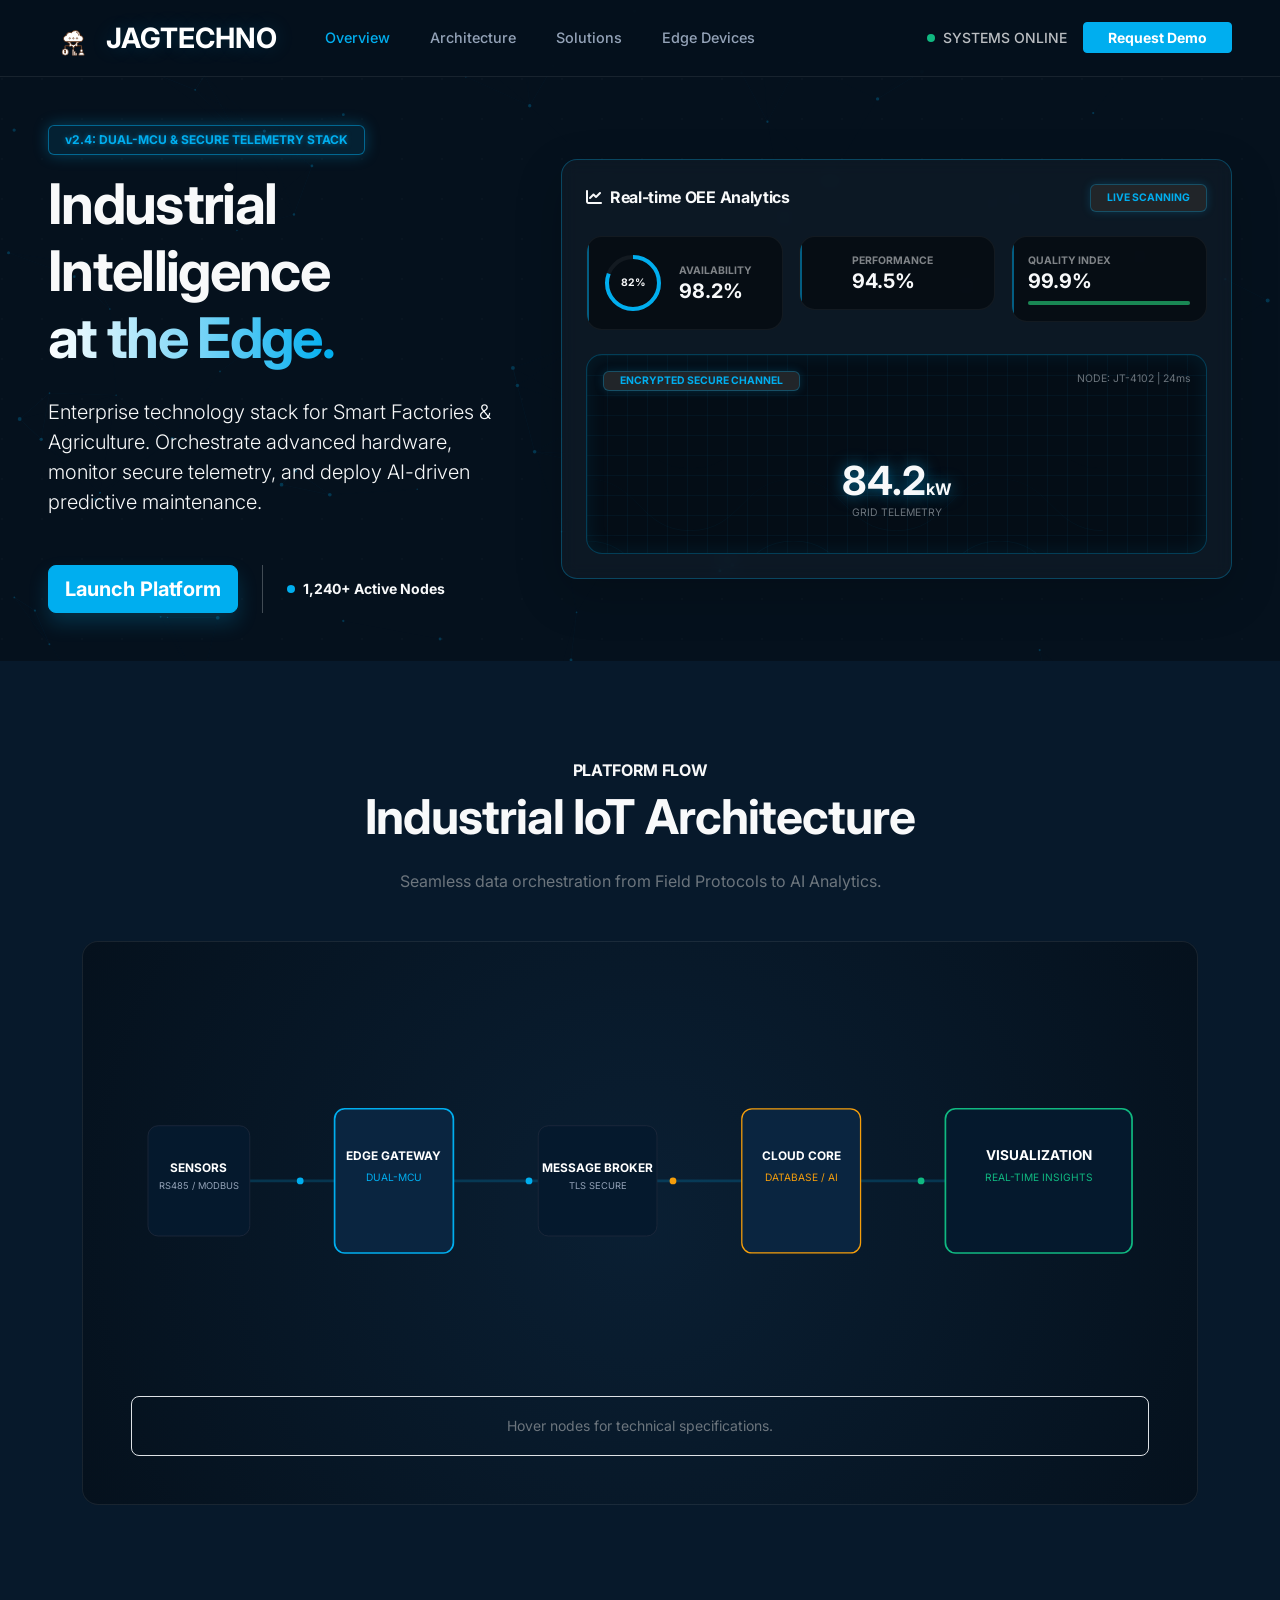
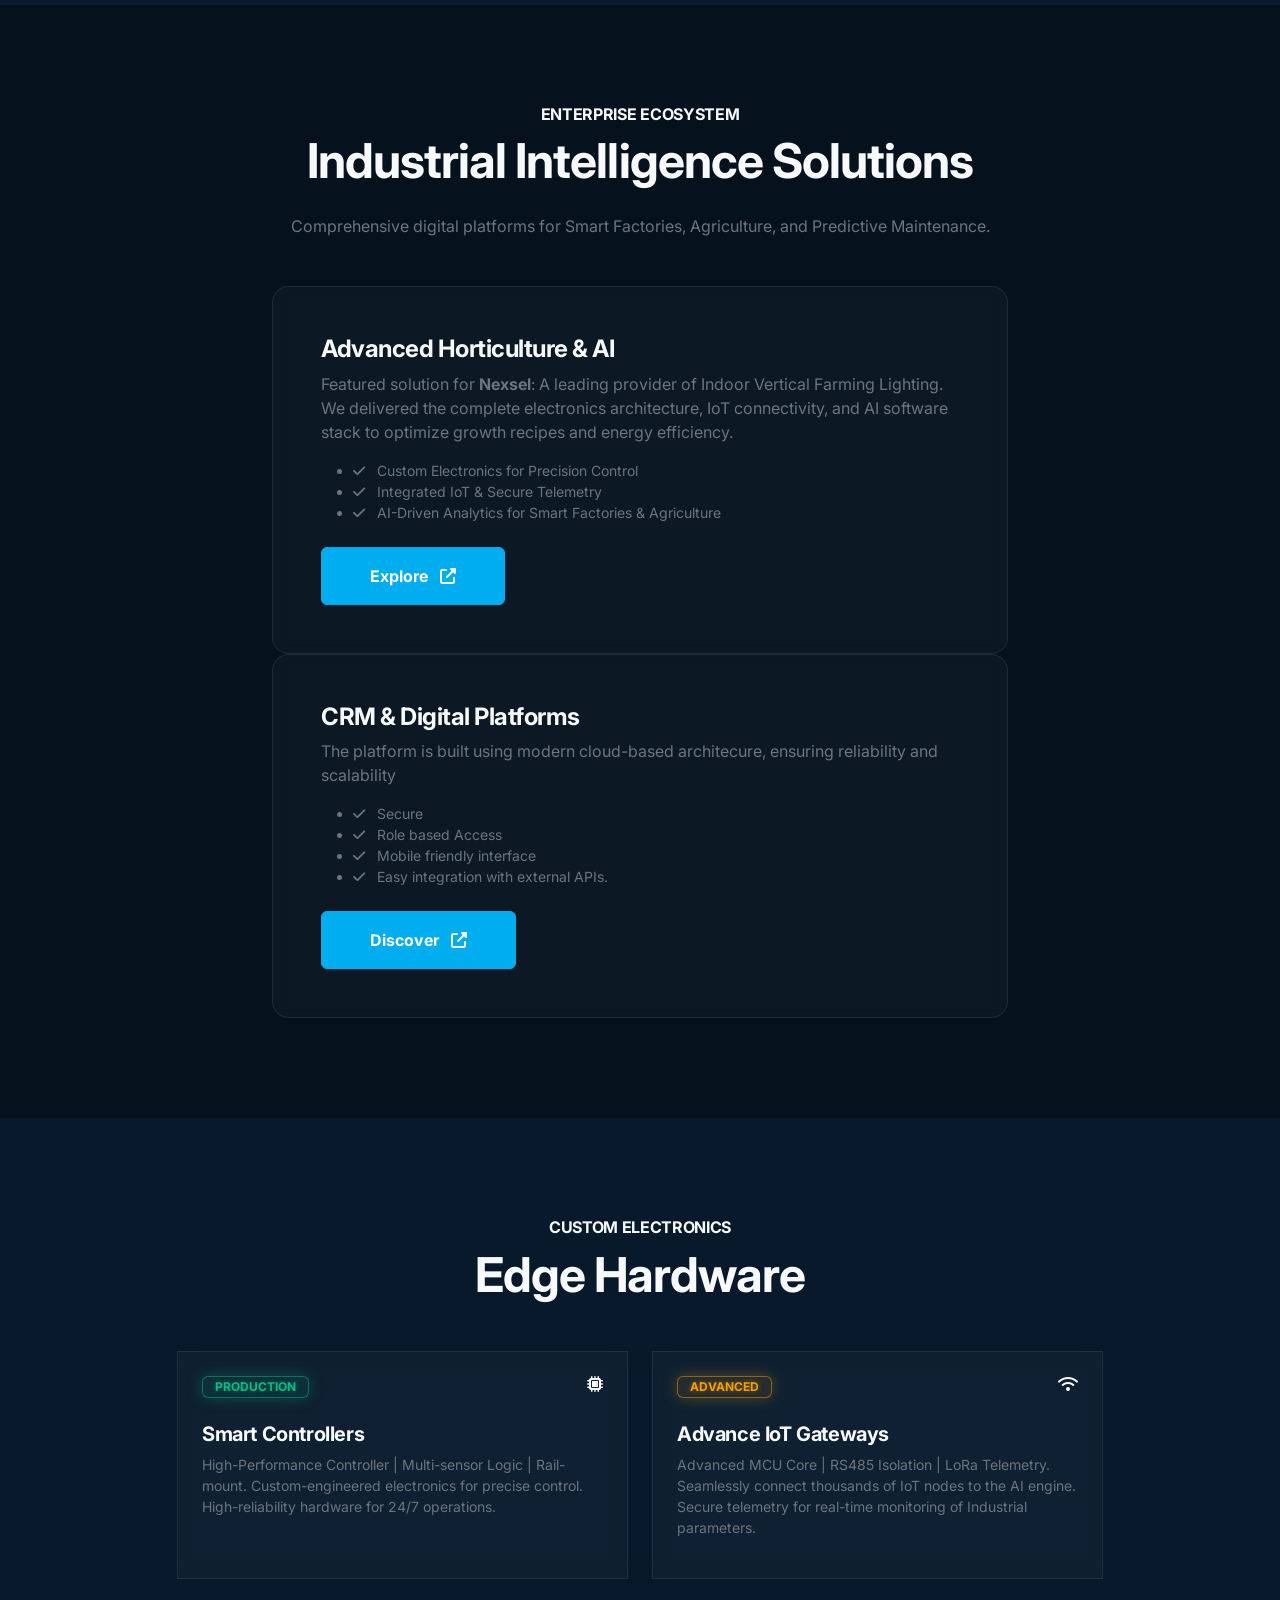
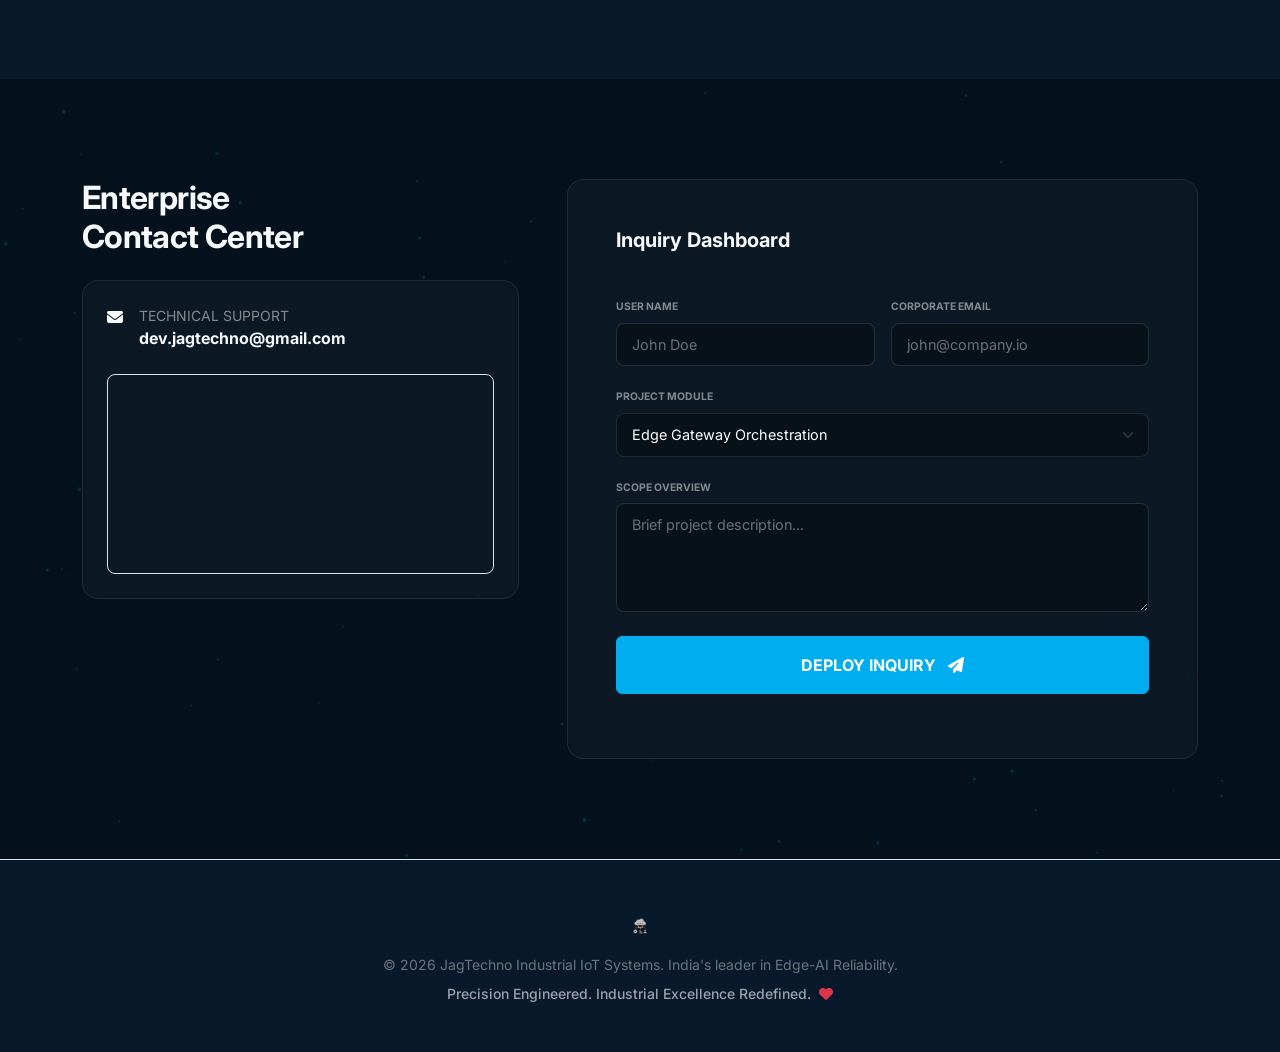
<file: index.html>
<!DOCTYPE html>
<html lang="en">
<head>
    <meta charset="UTF-8">
    <meta name="viewport" content="width=device-width, initial-scale=1.0">
    <title>JagTechno | Industrial IoT, Edge Computing & Smart Factory Solutions</title>
    
    <!-- PRIMARY SEO -->
    <meta name="description" content="JagTechno delivers high-end Industrial IoT, Edge Computing (Advanced MCUs), and AI-driven Predictive Maintenance for smart manufacturing. Secure Telemetry & TLS telemetry.">
    <meta name="keywords" content="Industrial IoT, Edge Computing, Industrial Controllers, Automation MCUs, Smart Manufacturing India, Secure Telemetry, Predictive Maintenance SaaS, RS485 Modbus IoT">
    <link rel="canonical" href="https://jagtechno.org/">
    <meta name="robots" content="index, follow">

    <!-- SOCIAL / OPEN GRAPH -->
    <meta property="og:title" content="JagTechno | Industrial IoT & Edge Automation Platform">
    <meta property="og:description" content="Enterprise-grade Industrial IoT solutions powered by advanced controllers. Deploy secure telemetry and AI analytics.">
    <meta property="og:url" content="https://jagtechno.org/">
    <meta property="og:site_name" content="JagTechno">
    <meta property="og:type" content="website">
    <meta property="og:image" content="JagTechno_Logo.svg">

    <!-- TWITTER CARD -->
    <meta name="twitter:card" content="summary_large_image">
    <meta name="twitter:title" content="JagTechno | Industrial IoT Solutions">
    <meta name="twitter:description" content="Real-time edge monitoring and predictive maintenance for modern factories.">

    <!-- JSON-LD STRUCTURED DATA (SEO BOOST) -->
    <script type="application/ld+json">
    {
      "@context": "https://schema.org",
      "@type": "Organization",
      "name": "JagTechno",
      "url": "https://jagtechno.org",
      "logo": "https://jagtechno.org/JagTechno_Logo.svg",
      "description": "Industrial IoT & Edge Computing Solutions provider specializing in advanced hardware and secure telemetry platforms.",
      "address": {
        "@type": "PostalAddress",
        "addressLocality": "Pune",
        "addressRegion": "Maharashtra",
        "addressCountry": "IN"
      },
      "contactPoint": {
        "@type": "ContactPoint",
        "email": "dev.jagtechno@gmail.com",
        "contactType": "Technical Support"
      }
    }
    </script>

    <!-- CRITICAL PERFORMANCE HINTS -->
    <link rel="preconnect" href="https://fonts.googleapis.com">
    <link rel="preconnect" href="https://fonts.gstatic.com" crossorigin>
    <link rel="preload" as="style" href="https://cdn.jsdelivr.net/npm/bootstrap@5.3.0/dist/css/bootstrap.min.css">
    
    <!-- GOOGLE FONTS -->
    <link href="https://fonts.googleapis.com/css2?family=Inter:wght@400;500;600;700&family=JetBrains+Mono:wght@400;500&display=swap" rel="stylesheet" media="print" onload="this.media='all'">
    
    <!-- STYLESHEETS -->
    <link href="https://cdn.jsdelivr.net/npm/bootstrap@5.3.0/dist/css/bootstrap.min.css" rel="stylesheet">
    <link rel="stylesheet" href="https://cdnjs.cloudflare.com/ajax/libs/font-awesome/6.4.0/css/all.min.css" media="print" onload="this.media='all'">
    <link rel="stylesheet" href="styles.css">

    <!-- CRITICAL INLINE CSS (FASTEST PAINT) -->
    <style>
        :root { --dark-dashboard: #05111d; --accent: #00AEEF; }
        body { background-color: var(--dark-dashboard); margin: 0; font-family: 'Inter', sans-serif; overflow-x: hidden; }
        #heroCanvas { position: fixed; top: 0; left: 0; width: 100vw; height: 100vh; z-index: -1; pointer-events: none; opacity: 0.6; }
        .navbar { background: rgba(5, 17, 29, 0.85); backdrop-filter: blur(12px); border-bottom: 1px solid rgba(255,255,255,0.08); }
        .text-gradient { background: linear-gradient(90deg, #fff 0%, var(--accent) 100%); -webkit-background-clip: text; -webkit-text-fill-color: transparent; }
        .display-4 { font-weight: 700; letter-spacing: -0.03em; }
    </style>
</head>
<body class="bg-dashboard text-light">
    <!-- AI Neural Network Background -->
    <canvas id="heroCanvas" aria-hidden="true"></canvas>

    <!-- Header / Navigation -->
    <nav class="navbar navbar-expand-lg sticky-top navbar-dark" aria-label="Main Navigation">
        <div class="container-fluid px-lg-5">
            <a class="navbar-brand d-flex align-items-center" href="/">
                <img src="JagTechno_Logo.svg" alt="JagTechno Logo" height="50" width="50" class="me-2" loading="eager">
                <span class="fw-bold fs-3 text-white">JAG<span class="text-accent">TECHNO</span></span>
            </a>
            <button class="navbar-toggler" type="button" data-bs-toggle="collapse" data-bs-target="#navbarNav" aria-controls="navbarNav" aria-expanded="false" aria-label="Toggle Navigation">
                <span class="navbar-toggler-icon"></span>
            </button>
            <div class="collapse navbar-collapse" id="navbarNav">
                <div class="navbar-nav ms-lg-4 gap-2 gap-lg-4 nav-dashboard-links">
                    <a href="#overview" class="nav-link active">Overview</a>
                    <a href="#architecture" class="nav-link">Architecture</a>
                    <a href="#solutions" class="nav-link">Solutions</a>
		    <a href="#hardware" class="nav-link">Edge Devices</a>
                </div>
                <div class="ms-auto d-flex align-items-center gap-3">
                    <div class="status-badge d-none d-md-flex align-items-center" role="status">
                        <span class="status-dot pulse-green" aria-hidden="true"></span>
                        <span class="small fw-medium opacity-75">SYSTEMS ONLINE</span>
                    </div>
                    <a href="#contact" class="btn btn-accent btn-sm px-4">Request Demo</a>
                </div>
            </div>
        </div>
    </nav>

    <main id="main-content">
        <!-- Hero Section -->
        <section id="overview" class="py-5 bg-grid-subtle">
            <div class="container-fluid px-lg-5">
                <div class="row g-5 align-items-center">
                    <div class="col-lg-5">
                        <div class="badge bg-accent-soft text-accent mb-3 border border-accent-soft px-3 py-2">v2.4: DUAL-MCU & SECURE TELEMETRY STACK</div>
                        <h1 class="display-4 mb-4">Industrial Intelligence <br><span class="text-gradient">at the Edge.</span></h1>
                        <p class="lead text-secondary-light mb-5">
                            Enterprise technology stack for Smart Factories & Agriculture. Orchestrate advanced hardware, monitor secure telemetry, and deploy AI-driven predictive maintenance.
                        </p>
                        <div class="d-flex flex-wrap gap-3">
                            <a href="https://jt-iot.jagtechno.org" target="_blank" rel="noopener" class="btn btn-accent btn-lg shadow-accent">Launch Platform</a>
                            <div class="vr mx-2 opacity-25 d-none d-sm-block"></div>
                            <div class="d-flex align-items-center">
                                <span class="status-dot pulse-blue me-2"></span>
                                <span class="small fw-bold">1,240+ Active Nodes</span>
                            </div>
                        </div>
                    </div>
                    <div class="col-lg-7">
                        <article class="dashboard-preview-card glass-card p-4 rounded-4 shadow-lg border-accent-dim">
                            <header class="d-flex justify-content-between align-items-center mb-4">
                                <h2 class="h6 mb-0 fw-bold"><i class="fas fa-chart-line me-2 text-accent"></i>Real-time OEE Analytics</h2>
                                <span class="badge bg-dark border border-secondary-dark px-3 py-2 fs-xxs">LIVE SCANNING</span>
                            </header>
                            
                            <!-- OEE METRICS -->
                            <div class="row g-3 mb-4">
                                <div class="col-md-4">
                                    <div class="stat-widget p-3 rounded-4 d-flex align-items-center">
                                        <div class="progress-ring-container me-3">
                                            <svg width="60" height="60" viewBox="0 0 60 60">
                                                <circle stroke="rgba(255,255,255,0.05)" stroke-width="4" fill="transparent" r="26" cx="30" cy="30"/>
                                                <circle id="oee-ring" stroke="#00AEEF" stroke-width="4" stroke-dasharray="163.3" stroke-dashoffset="32" fill="transparent" r="26" cx="30" cy="30" class="progress-ring-circle" />
                                            </svg>
                                            <div id="oee-val-primary" class="position-absolute top-50 start-50 translate-middle fs-xxs fw-bold">82%</div>
                                        </div>
                                        <div>
                                            <p class="small opacity-50 mb-0 fs-xxs fw-bold">AVAILABILITY</p>
                                            <p id="oee-val-availability" class="h5 fw-bold mb-0">98.2%</p>
                                        </div>
                                    </div>
                                </div>
                                <div class="col-md-4">
                                    <div class="stat-widget p-3 rounded-4 d-flex align-items-center border-left-highlight">
                                        <div class="live-bar-container me-3">
                                            <div class="live-bar" style="animation-delay: 0.1s"></div>
                                            <div class="live-bar" style="animation-delay: 0.3s"></div>
                                            <div class="live-bar" style="animation-delay: 0.2s"></div>
                                        </div>
                                        <div>
                                            <p class="small opacity-50 mb-0 fs-xxs fw-bold">PERFORMANCE</p>
                                            <p id="oee-val-performance" class="h5 fw-bold mb-0">94.5%</p>
                                        </div>
                                    </div>
                                </div>
                                <div class="col-md-4">
                                    <div class="stat-widget p-3 rounded-4 border-left-success">
                                        <p class="small opacity-50 mb-0 fs-xxs fw-bold">QUALITY INDEX</p>
                                        <p id="oee-val-quality" class="h5 fw-bold mb-0">99.9%</p>
                                        <div class="progress mt-2 bg-dark" style="height: 4px;">
                                            <div id="oee-bar-quality" class="progress-bar bg-success" style="width: 99.9%" role="progressbar" aria-valuenow="99.9" aria-valuemin="0" aria-valuemax="100"></div>
                                        </div>
                                    </div>
                                </div>
                            </div>

                            <!-- TELEMETRY VIEW -->
                            <div class="telemetry-visual border border-accent-dim rounded-4 position-relative overflow-hidden" style="height: 200px;">
                                <div class="scanning-line"></div>
                                <div class="telemetry-grid"></div>
                                <div class="position-absolute top-0 start-0 w-100 h-100 p-3 d-flex flex-column justify-content-between z-2">
                                    <div class="d-flex justify-content-between align-items-start">
                                        <div class="badge bg-dark border border-accent-dim text-accent fs-xxs px-3">ENCRYPTED SECURE CHANNEL</div>
                                        <div class="fs-xxs text-secondary">NODE: JT-4102 | 24ms</div>
                                    </div>
                                    <div class="text-center">
                                        <p class="h1 mb-0 fw-bold text-accent text-shadow-glow"><span id="live-kw">84.2</span><small class="fs-6">kW</small></p>
                                        <p class="fs-xxs text-secondary tracking-widest text-uppercase">Grid Telemetry</p>
                                    </div>
                                </div>
                                <div class="telemetry-wave"></div>
                            </div>
                        </article>
                    </div>
                </div>
            </div>
        </section>

        <!-- Interactive Architecture -->
        <section id="architecture" class="py-100 bg-dark-alt">
            <div class="container text-center">
                <h6 class="text-accent fw-bold text-uppercase tracking-widest">Platform Flow</h6>
                <h2 class="display-5 fw-bold mb-4">Industrial IoT Architecture</h2>
                <p class="text-secondary mb-5">Seamless data orchestration from Field Protocols to AI Analytics.</p>
                
                <div class="architecture-svg-container glass-card p-3 p-md-5 rounded-4 border-secondary-dark">
                    <!-- SVG Architecture with Animated Particles -->
                    <svg viewBox="0 0 1200 450" xmlns="http://www.w3.org/2000/svg" class="w-100 h-auto" role="img" aria-label="System Architecture Diagram">
                        <!-- Paths -->
                        <path id="p1" d="M140 225 H240" stroke="rgba(0, 174, 239, 0.2)" stroke-width="3" fill="none" />
                        <path id="p2" d="M380 225 H480" stroke="rgba(0, 174, 239, 0.2)" stroke-width="3" fill="none" />
                        <path id="p3" d="M620 225 H720" stroke="rgba(0, 174, 239, 0.2)" stroke-width="3" fill="none" />
                        <path id="p4" d="M860 225 H960" stroke="rgba(0, 174, 239, 0.2)" stroke-width="3" fill="none" />
                        
                        <!-- Animated Particles (The Dots) -->
                        <circle r="4" fill="#00AEEF"><animateMotion dur="3s" repeatCount="indefinite"><mpath href="#p1"/></animateMotion></circle>
                        <circle r="4" fill="#00AEEF"><animateMotion dur="2s" repeatCount="indefinite"><mpath href="#p2"/></animateMotion></circle>
                        <circle r="4" fill="#F59E0B"><animateMotion dur="1.5s" repeatCount="indefinite"><mpath href="#p3"/></animateMotion></circle>
                        <circle r="4" fill="#10B981"><animateMotion dur="2.5s" repeatCount="indefinite"><mpath href="#p4"/></animateMotion></circle>

                        <!-- Nodes -->
                        <g class="arch-node" data-target="sensors" tabindex="0">
                            <rect x="20" y="160" width="120" height="130" rx="12" fill="#05192d" stroke="#1e293b" />
                            <text x="80" y="215" text-anchor="middle" fill="#fff" font-size="14" font-weight="bold">SENSORS</text>
                            <text x="80" y="235" text-anchor="middle" fill="#94a3b8" font-size="11">RS485 / MODBUS</text>
                        </g>
                        <g class="arch-node" data-target="edge" tabindex="0">
                            <rect x="240" y="140" width="140" height="170" rx="12" fill="#0A2540" stroke="#00AEEF" stroke-width="2" />
                            <text x="310" y="200" text-anchor="middle" fill="#fff" font-size="14" font-weight="bold">EDGE GATEWAY</text>
                            <text x="310" y="225" text-anchor="middle" fill="#00AEEF" font-size="12">DUAL-MCU</text>
                        </g>
                        <g class="arch-node" data-target="telemetry" tabindex="0">
                            <rect x="480" y="160" width="140" height="130" rx="12" fill="#05192d" stroke="#1e293b" />
                            <text x="550" y="215" text-anchor="middle" fill="#fff" font-size="14" font-weight="bold">MESSAGE BROKER</text>
                            <text x="550" y="235" text-anchor="middle" fill="#94a3b8" font-size="11">TLS SECURE</text>
                        </g>
                        <g class="arch-node" data-target="cloud" tabindex="0">
                            <rect x="720" y="140" width="140" height="170" rx="12" fill="#0A2540" stroke="#F59E0B" stroke-width="1.5" />
                            <text x="790" y="200" text-anchor="middle" fill="#fff" font-size="14" font-weight="bold">CLOUD CORE</text>
                            <text x="790" y="225" text-anchor="middle" fill="#F59E0B" font-size="12">DATABASE / AI</text>
                        </g>
                        <g class="arch-node" data-target="solution" tabindex="0">
                            <rect x="960" y="140" width="220" height="170" rx="12" fill="#05192d" stroke="#10B981" stroke-width="2" />
                            <text x="1070" y="200" text-anchor="middle" fill="#fff" font-size="16" font-weight="bold">VISUALIZATION</text>
                            <text x="1070" y="225" text-anchor="middle" fill="#10B981" font-size="12">REAL-TIME INSIGHTS</text>
                        </g>
                    </svg>
                    <div id="nodeInfo" class="mt-4 p-3 bg-dark-soft rounded-3 border border-secondary-dark min-h-60" aria-live="polite">
                        <span class="text-secondary small">Hover nodes for technical specifications.</span>
                    </div>
                </div>
            </div>
        </section>

        <!-- Solutions Layer -->
        <section id="solutions" class="py-100">
            <div class="container text-center mb-5">
                <h6 class="text-accent fw-bold text-uppercase tracking-widest">Enterprise Ecosystem</h6>
                <h2 class="display-5 fw-bold mb-4">Industrial Intelligence Solutions</h2>
                <p class="text-secondary">Comprehensive digital platforms for Smart Factories, Agriculture, and Predictive Maintenance.</p>
            </div>
            <div class="container">
                <div class="row justify-content-center">
                    <div class="col-lg-8">
                        <article class="device-card glass-card p-4 p-md-5 border-accent rounded-4">
                           <!-- <header class="d-flex justify-content-between mb-4">
                                <span class="badge bg-accent text-white">CASE STUDY: NEXSEL</span>
                                <i class="fas fa-leaf text-accent fa-2x" aria-hidden="true"></i>
			   </header>-->
                            <h3 class="h4 fw-bold">Advanced Horticulture & AI</h3>
                            <p class="text-secondary">Featured solution for <strong>Nexsel</strong>: A leading provider of Indoor Vertical Farming Lighting. We delivered the complete electronics architecture, IoT connectivity, and AI software stack to optimize growth recipes and energy efficiency.</p>
                            <ul class="text-secondary small mb-4">
                                <li><i class="fas fa-check text-accent me-2"></i> Custom Electronics for Precision Control</li>
                                <li><i class="fas fa-check text-accent me-2"></i> Integrated IoT & Secure Telemetry</li>
                                <li><i class="fas fa-check text-accent me-2"></i> AI-Driven Analytics for Smart Factories & Agriculture</li>
                            </ul>
                            <a href="https://nexsel.jagtechno.org" target="_blank" rel="noopener" class="btn btn-accent px-5 py-3 text-white-bold">Explore <i class="fas fa-external-link-alt ms-2"></i></a>
                        </article>
                    </div>
                </div>
            </div>
	    <div class="container">
                <div class="row justify-content-center">
                    <div class="col-lg-8">
                        <article class="device-card glass-card p-4 p-md-5 border-accent rounded-4">
                            <h3 class="h4 fw-bold">CRM & Digital Platforms</h3>
                            <p class="text-secondary">The platform is built using modern cloud-based architecure, ensuring reliability and scalability</p>
                            <ul class="text-secondary small mb-4">
                                <li><i class="fas fa-check text-accent me-2"></i> Secure</li>
                                <li><i class="fas fa-check text-accent me-2"></i> Role based Access</li>
                                <li><i class="fas fa-check text-accent me-2"></i> Mobile friendly interface</li>
				<li><i class="fas fa-check text-accent me-2"></i> Easy integration with external APIs.</li>
                            </ul>
                            <a href="https://crm.fxprofitpoint.com" target="_blank" rel="noopener" class="btn btn-accent px-5 py-3 text-white-bold">Discover <i class="fas fa-external-link-alt ms-2"></i></a>
                        </article>
                    </div>
                </div>
            </div>
        </section>

        <!-- Devices & Hardware -->
        <section id="hardware" class="py-100 bg-dark-alt">
            <div class="container text-center mb-5">
                <h6 class="text-accent fw-bold text-uppercase tracking-widest">Custom Electronics</h6>
                <h2 class="display-5 fw-bold mb-4">Edge Hardware</h2>
            </div>
            <div class="container">
                <div class="row g-4 justify-content-center">
                    <div class="col-lg-5">
                        <article class="device-card glass-card p-4 h-100">
                            <header class="d-flex justify-content-between mb-4">
                                <span class="badge bg-success-soft">PRODUCTION</span>
                                <i class="fas fa-microchip text-accent" aria-hidden="true"></i>
                            </header>
                            <h3 class="h5 fw-bold">Smart Controllers</h3>
                            <p class="text-secondary small">High-Performance Controller | Multi-sensor Logic | Rail-mount. Custom-engineered electronics for precise control. High-reliability hardware for 24/7 operations.</p>
                        </article>
                    </div>
                    <div class="col-lg-5">
                        <article class="device-card glass-card p-4 h-100">
                            <header class="d-flex justify-content-between mb-4">
                                <span class="badge bg-warning-soft">ADVANCED</span>
                                <i class="fas fa-wifi text-highlight" aria-hidden="true"></i>
                            </header>
                            <h3 class="h5 fw-bold">Advance IoT Gateways</h3>
                            <p class="text-secondary small">Advanced MCU Core | RS485 Isolation | LoRa Telemetry. Seamlessly connect thousands of IoT nodes to the AI engine. Secure telemetry for real-time monitoring of Industrial parameters.</p>
                        </article>
                    </div>
                </div>
            </div>
        </section>

        <!-- Contact Section -->
        <section id="contact" class="py-100 position-relative overflow-hidden">
            <!-- Dedicated Particle Background for Contact Section -->
            <canvas id="contactCanvas" class="position-absolute top-0 start-0 w-100 h-100" style="pointer-events: none; opacity: 0.5;"></canvas>
            
            <div class="container position-relative z-1">
                <div class="row g-5">
                    <div class="col-lg-5">
                        <h2 class="fw-bold mb-4">Enterprise <br><span class="text-accent">Contact Center</span></h2>
                        <div class="contact-card glass-card p-4 rounded-4">
                            <div class="d-flex mb-4">
                                <i class="fas fa-envelope text-accent me-3 mt-1" aria-hidden="true"></i>
                                <div>
                                    <p class="small opacity-50 mb-0">TECHNICAL SUPPORT</p>
                                    <p class="fw-bold mb-0">dev.jagtechno@gmail.com</p>
                                </div>
                            </div>
                            <div class="rounded-3 overflow-hidden border border-secondary-dark" style="height: 200px;">
                                <iframe title="JagTechno Headquarters Map" src="https://www.google.com/maps/embed?pb=!1m18!1m12!1m3!1d3229.547216235821!2d74.19131937428968!3d17.2685531062194!2m3!1f0!2f0!3f0!3m2!1i1024!2i768!4f13.1!3m3!1m2!1s0x3bc1833e546db227%3A0x60286a51ec8db1c8!2sJagTechno!5e1!3m2!1sen!2sin!4v1773141526431!5m2!1sen!2sin" 
                                    width="100%" height="100%" style="border:0;" allowfullscreen="" loading="lazy"></iframe>
                            </div>
                        </div>
                    </div>
                    <div class="col-lg-7">
                        <form id="contactForm" class="glass-card p-4 p-md-5 rounded-4" action="submit_form.php" method="POST">
                            <fieldset>
                                <legend class="h5 fw-bold mb-4">Inquiry Dashboard</legend>
                                <div class="row g-3">
                                    <div class="col-md-6">
                                        <label for="name" class="form-label fs-xxs fw-bold opacity-50">USER NAME</label>
                                        <input type="text" id="name" name="name" required class="form-control" placeholder="John Doe">
                                    </div>
                                    <div class="col-md-6">
                                        <label for="email" class="form-label fs-xxs fw-bold opacity-50">CORPORATE EMAIL</label>
                                        <input type="email" id="email" name="email" required class="form-control" placeholder="john@company.io">
                                    </div>
                                    <div class="col-12">
                                        <label for="subject" class="form-label fs-xxs fw-bold opacity-50">PROJECT MODULE</label>
                                        <select id="subject" name="subject" class="form-select">
                                            <option>Edge Gateway Orchestration</option>
                                            <option>AI Maintenance Engine</option>
                                            <option>Custom MCU Development</option>
                                        </select>
                                    </div>
                                    <div class="col-12">
                                        <label for="message" class="form-label fs-xxs fw-bold opacity-50">SCOPE OVERVIEW</label>
                                        <textarea id="message" name="message" required class="form-control" rows="4" placeholder="Brief project description..."></textarea>
                                    </div>
                                    <div class="col-12">
                                        <button type="submit" class="btn btn-accent w-100 py-3 fw-bold mt-2 text-white">DEPLOY INQUIRY <i class="fas fa-paper-plane ms-2"></i></button>
                                    </div>
                                    <div id="formFeedback" class="col-12"></div>
                                </div>
                            </fieldset>
                        </form>
                    </div>
                </div>
            </div>
        </section>
    </main>

    <footer class="py-5 bg-dark-alt border-top border-secondary-dark">
        <div class="container text-center">
            <div class="mb-3">
                <img src="JagTechno_Logo.svg" alt="JagTechno Logo" height="30" width="30" class="opacity-75">
            </div>
            <p class="text-secondary small mb-2">&copy; 2026 JagTechno Industrial IoT Systems. India's leader in Edge-AI Reliability.</p>
            <p class="small fw-medium tracking-wide mb-0" style="color: rgba(255,255,255,0.6);">
                Precision Engineered. Industrial Excellence Redefined. <i class="fas fa-heart text-danger ms-1 animate-pulse"></i>
            </p>
        </div>
    </footer>

    <!-- SCRIPTS -->
    <script src="https://cdn.jsdelivr.net/npm/bootstrap@5.3.0/dist/js/bootstrap.bundle.min.js" defer></script>
    <script src="script.js" defer></script>
</body>
</html>
</file>
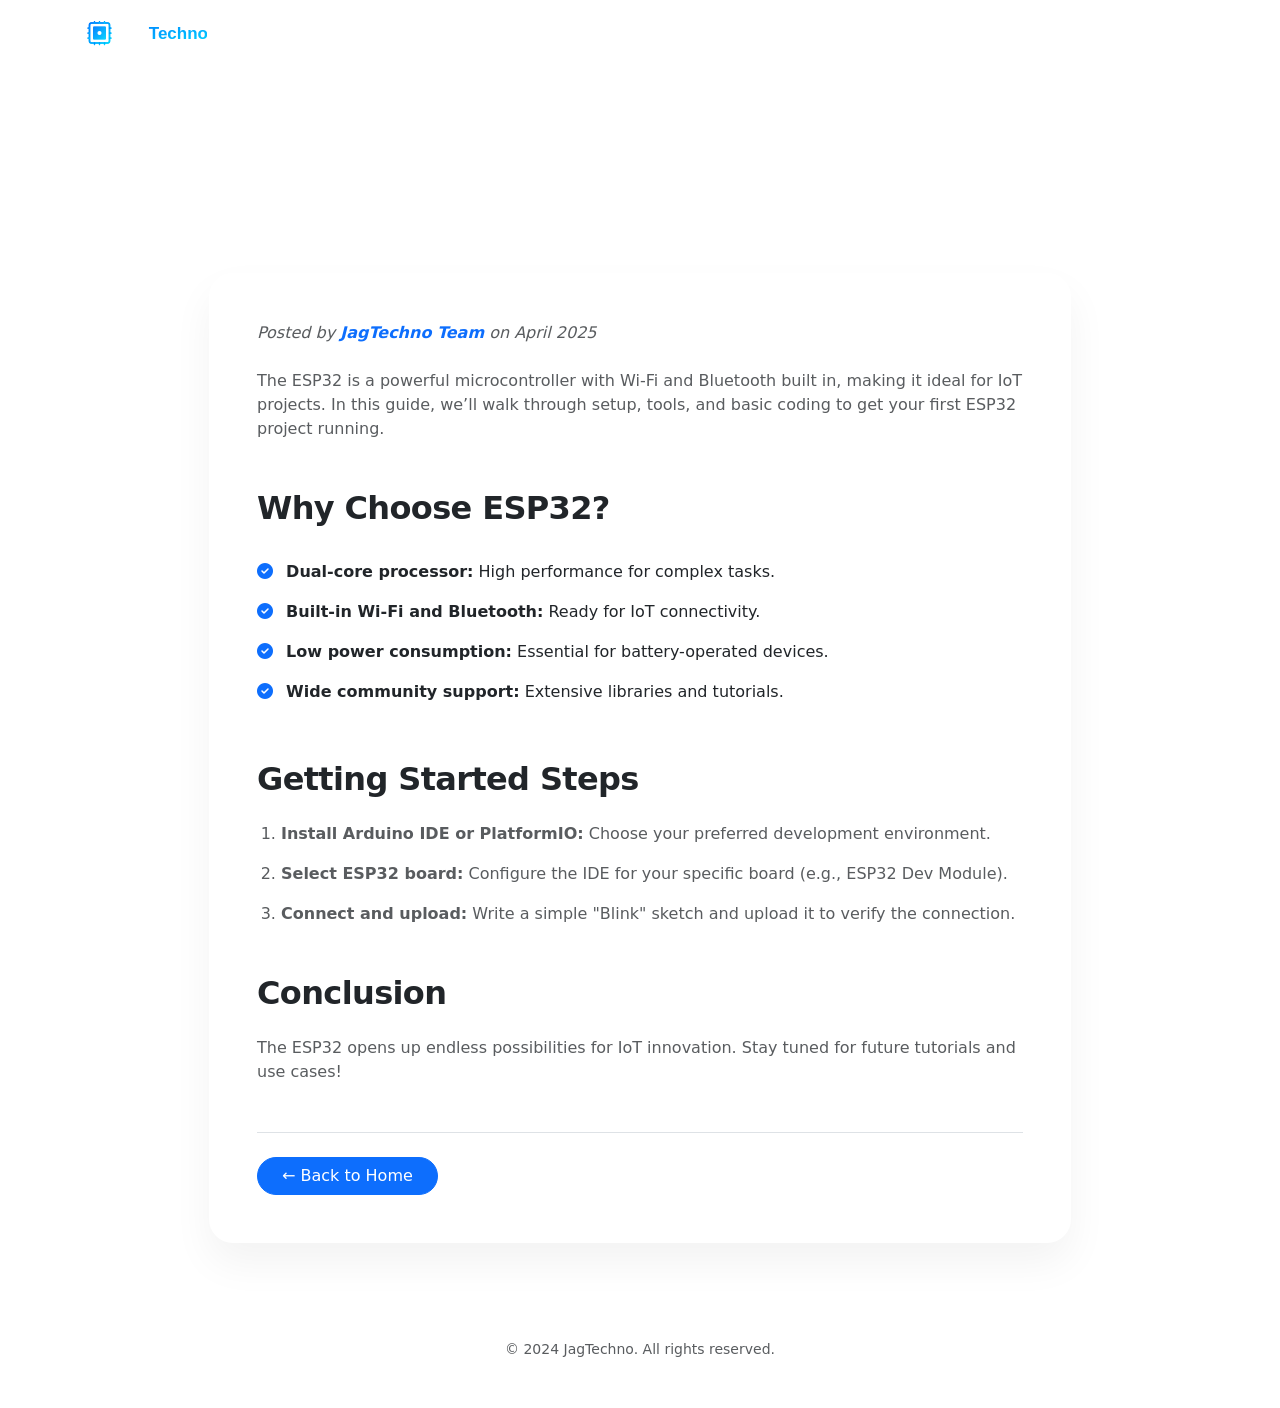
<file: blog/esp32-getting-started.html>
<!DOCTYPE html>
<html lang="en">
<head>
    <!-- Google Tag Manager -->
    <script async src="https://www.googletagmanager.com/gtag/js?id=G-03NF25E06E"></script>
    <script>
      window.dataLayer = window.dataLayer || [];
      function gtag(){dataLayer.push(arguments);}
      gtag('js', new Date());
      gtag('config', 'G-03NF25E06E');
    </script>
    <!-- End Google Tag Manager -->

    <meta charset="UTF-8">
    <meta name="viewport" content="width=device-width, initial-scale=1.0">
    <title>Getting Started with ESP32 for IoT Projects | JagTechno Blog</title>
    <meta name="description" content="Learn how to get started with ESP32 for IoT applications. Step-by-step guide, tools, and examples.">
    <meta name="author" content="JagTechno">
    
    <!-- Favicon -->
    <link rel="icon" href="/favicon.ico">
    
    <!-- Fonts -->
    <link rel="preconnect" href="https://fonts.googleapis.com">
    <link rel="preconnect" href="https://fonts.gstatic.com" crossorigin>
    <link href="https://fonts.googleapis.com/css2?family=Plus+Jakarta+Sans:wght@300;400;500;600;700;800&display=swap" rel="stylesheet">
    
    <!-- CSS Libraries -->
    <link href="https://cdnjs.cloudflare.com/ajax/libs/bootstrap/5.3.2/css/bootstrap.min.css" rel="stylesheet">
    <link href="https://cdnjs.cloudflare.com/ajax/libs/font-awesome/6.4.2/css/all.min.css" rel="stylesheet">
    
    <!-- Custom CSS -->
    <link rel="stylesheet" href="../styles.css">
    <style>
        .blog-header {
            background: linear-gradient(135deg, var(--darker) 0%, var(--primary-dark) 100%);
            padding: 8rem 0 4rem;
        }
        .article-content {
            background: var(--white);
            border-radius: 24px;
            padding: 3rem;
            margin-top: -3rem;
            position: relative;
            z-index: 10;
            box-shadow: 0 20px 40px rgba(0,0,0,0.05);
        }
    </style>
</head>
<body class="d-flex flex-column min-vh-100">
    <!-- Navigation -->
    <nav class="navbar navbar-expand-lg navbar-dark fixed-top navbar-scrolled" id="mainNav">
        <div class="container">
            <a class="navbar-brand d-flex align-items-center" href="../index.html">
                <img src="../logo.svg" alt="JagTechno Logo" height="40" class="me-1">
            </a>
            <button class="navbar-toggler" type="button" data-bs-toggle="collapse" data-bs-target="#navbarResponsive">
                <i class="fas fa-bars"></i>
            </button>
            <div class="collapse navbar-collapse" id="navbarResponsive">
                <ul class="navbar-nav ms-auto py-4 py-lg-0">
                    <li class="nav-item"><a class="nav-link px-lg-3" href="../index.html#about">About</a></li>
                    <li class="nav-item"><a class="nav-link px-lg-3" href="../index.html#services">Services</a></li>
                    <li class="nav-item"><a class="nav-link px-lg-3" href="../index.html#contact">Contact</a></li>
                </ul>
            </div>
        </div>
    </nav>

    <!-- Header -->
    <header class="blog-header text-center text-white">
        <div class="container px-4 px-lg-5">
            <h1 class="display-4 fw-bold mb-3">Getting Started with ESP32</h1>
            <p class="lead text-white-50">A comprehensive guide for IoT enthusiasts</p>
        </div>
    </header>

    <!-- Post Content -->
    <article class="mb-5 flex-grow-1">
        <div class="container px-4 px-lg-5">
            <div class="row gx-4 gx-lg-5 justify-content-center">
                <div class="col-lg-10">
                    <div class="article-content">
                        <p class="text-muted fst-italic mb-4">Posted by <span class="text-primary fw-bold">JagTechno Team</span> on April 2025</p>
                        
                        <div class="content-body lead-sm text-muted">
                            <p>The ESP32 is a powerful microcontroller with Wi-Fi and Bluetooth built in, making it ideal for IoT projects. In this guide, we’ll walk through setup, tools, and basic coding to get your first ESP32 project running.</p>

                            <h2 class="text-dark fw-bold mt-5 mb-4">Why Choose ESP32?</h2>
                            <ul class="list-group list-group-flush mb-4">
                              <li class="list-group-item bg-transparent border-0 ps-0"><i class="fas fa-check-circle text-primary me-2"></i> <strong>Dual-core processor:</strong> High performance for complex tasks.</li>
                              <li class="list-group-item bg-transparent border-0 ps-0"><i class="fas fa-check-circle text-primary me-2"></i> <strong>Built-in Wi-Fi and Bluetooth:</strong> Ready for IoT connectivity.</li>
                              <li class="list-group-item bg-transparent border-0 ps-0"><i class="fas fa-check-circle text-primary me-2"></i> <strong>Low power consumption:</strong> Essential for battery-operated devices.</li>
                              <li class="list-group-item bg-transparent border-0 ps-0"><i class="fas fa-check-circle text-primary me-2"></i> <strong>Wide community support:</strong> Extensive libraries and tutorials.</li>
                            </ul>

                            <h2 class="text-dark fw-bold mt-5 mb-4">Getting Started Steps</h2>
                            <ol class="ps-4">
                              <li class="mb-3"><strong>Install Arduino IDE or PlatformIO:</strong> Choose your preferred development environment.</li>
                              <li class="mb-3"><strong>Select ESP32 board:</strong> Configure the IDE for your specific board (e.g., ESP32 Dev Module).</li>
                              <li class="mb-3"><strong>Connect and upload:</strong> Write a simple "Blink" sketch and upload it to verify the connection.</li>
                            </ol>

                            <h2 class="text-dark fw-bold mt-5 mb-4">Conclusion</h2>
                            <p>The ESP32 opens up endless possibilities for IoT innovation. Stay tuned for future tutorials and use cases!</p>
                        </div>
                        
                        <div class="mt-5 pt-4 border-top">
                            <a class="btn btn-primary rounded-pill px-4" href="../index.html">← Back to Home</a>
                        </div>
                    </div>
                </div>
            </div>
        </div>
    </article>

    <!-- Footer -->
    <footer class="footer py-5 mt-auto">
        <div class="container text-center">
            <p class="small text-muted mb-0">© 2024 JagTechno. All rights reserved.</p>
        </div>
    </footer>

    <!-- Bootstrap core JS-->
    <script src="https://cdnjs.cloudflare.com/ajax/libs/bootstrap/5.3.2/js/bootstrap.bundle.min.js"></script>
    <!-- Core theme JS-->
    <script src="../script.js"></script>
</body>
</html>
</file>
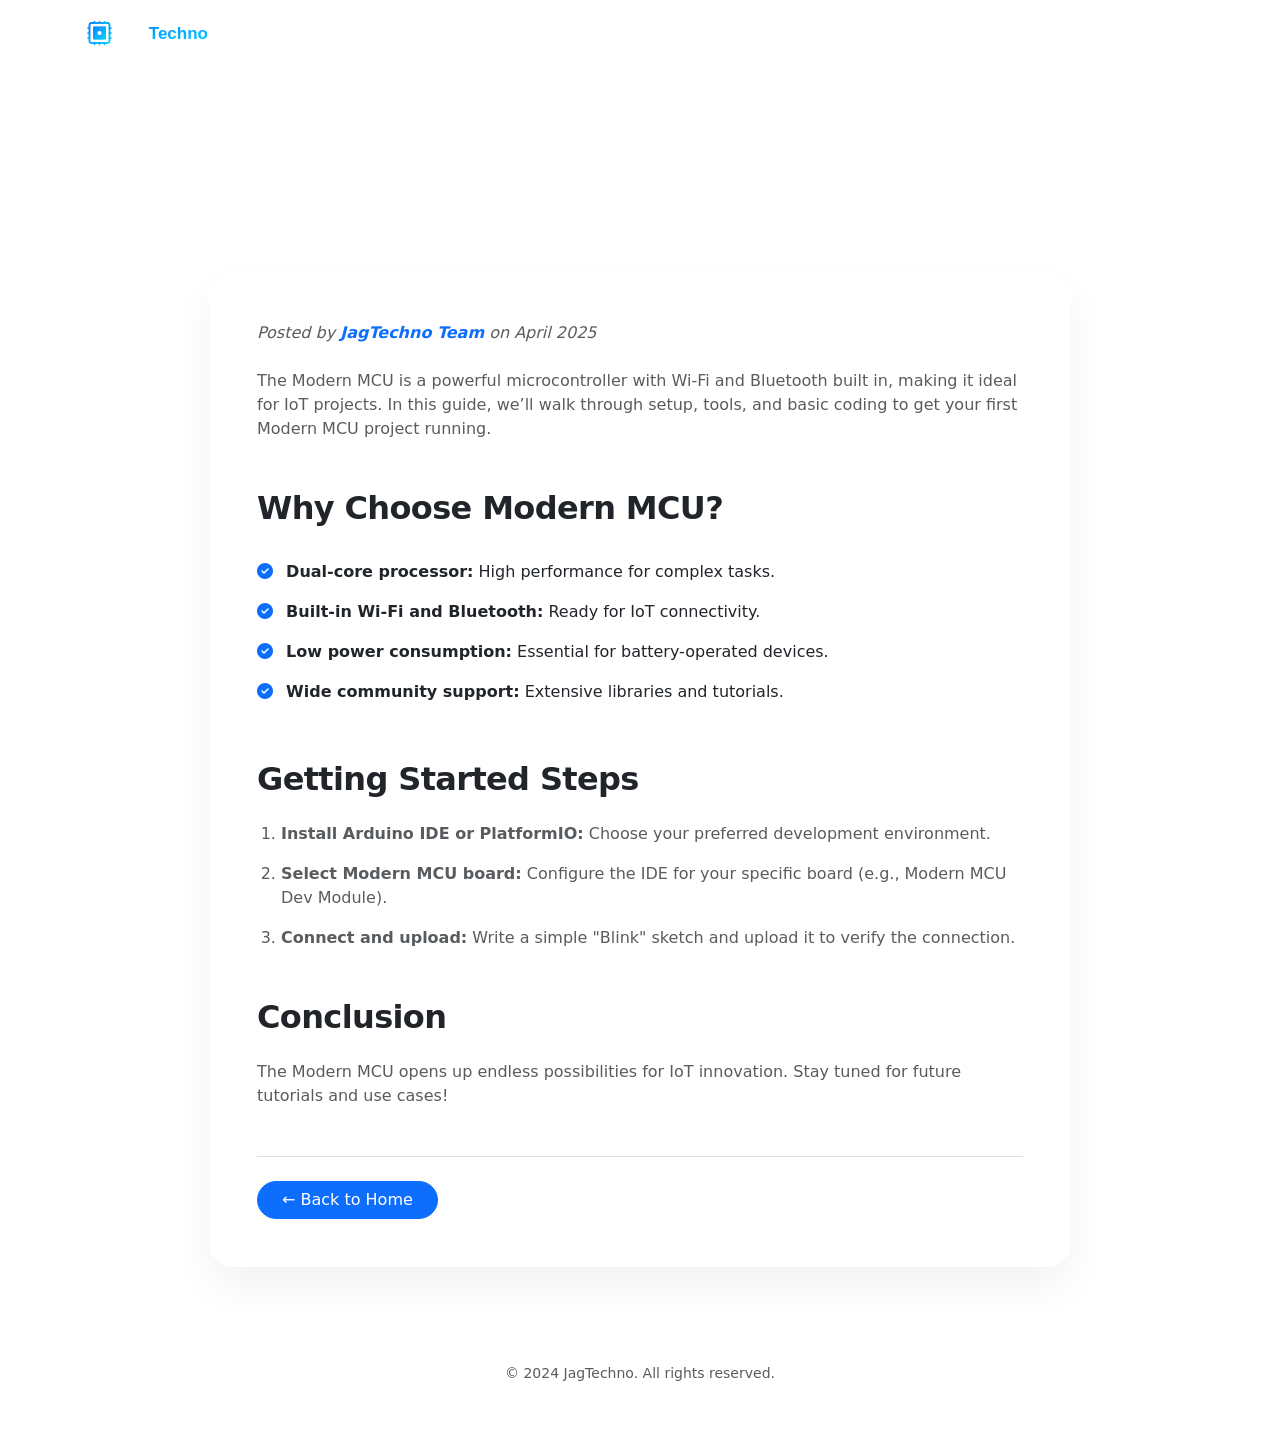
<file: blog/mcu-getting-started.html>
<!DOCTYPE html>
<html lang="en">
<head>
    <!-- Google Tag Manager -->
    <script async src="https://www.googletagmanager.com/gtag/js?id=G-03NF25E06E"></script>
    <script>
      window.dataLayer = window.dataLayer || [];
      function gtag(){dataLayer.push(arguments);}
      gtag('js', new Date());
      gtag('config', 'G-03NF25E06E');
    </script>
    <!-- End Google Tag Manager -->

    <meta charset="UTF-8">
    <meta name="viewport" content="width=device-width, initial-scale=1.0">
    <title>Getting Started with Modern MCU for IoT Projects | JagTechno Blog</title>
    <meta name="description" content="Learn how to get started with Modern MCU for IoT applications. Step-by-step guide, tools, and examples.">
    <meta name="author" content="JagTechno">
    
    <!-- Favicon -->
    <link rel="icon" href="/favicon.ico">
    
    <!-- Fonts -->
    <link rel="preconnect" href="https://fonts.googleapis.com">
    <link rel="preconnect" href="https://fonts.gstatic.com" crossorigin>
    <link href="https://fonts.googleapis.com/css2?family=Plus+Jakarta+Sans:wght@300;400;500;600;700;800&display=swap" rel="stylesheet">
    
    <!-- CSS Libraries -->
    <link href="https://cdnjs.cloudflare.com/ajax/libs/bootstrap/5.3.2/css/bootstrap.min.css" rel="stylesheet">
    <link href="https://cdnjs.cloudflare.com/ajax/libs/font-awesome/6.4.2/css/all.min.css" rel="stylesheet">
    
    <!-- Custom CSS -->
    <link rel="stylesheet" href="../styles.css">
    <style>
        .blog-header {
            background: linear-gradient(135deg, var(--darker) 0%, var(--primary-dark) 100%);
            padding: 8rem 0 4rem;
        }
        .article-content {
            background: var(--white);
            border-radius: 24px;
            padding: 3rem;
            margin-top: -3rem;
            position: relative;
            z-index: 10;
            box-shadow: 0 20px 40px rgba(0,0,0,0.05);
        }
    </style>
</head>
<body class="d-flex flex-column min-vh-100">
    <!-- Navigation -->
    <nav class="navbar navbar-expand-lg navbar-dark fixed-top navbar-scrolled" id="mainNav">
        <div class="container">
            <a class="navbar-brand d-flex align-items-center" href="../index.html">
                <img src="../logo.svg" alt="JagTechno Logo" height="40" class="me-1">
            </a>
            <button class="navbar-toggler" type="button" data-bs-toggle="collapse" data-bs-target="#navbarResponsive">
                <i class="fas fa-bars"></i>
            </button>
            <div class="collapse navbar-collapse" id="navbarResponsive">
                <ul class="navbar-nav ms-auto py-4 py-lg-0">
                    <li class="nav-item"><a class="nav-link px-lg-3" href="../index.html#about">About</a></li>
                    <li class="nav-item"><a class="nav-link px-lg-3" href="../index.html#services">Services</a></li>
                    <li class="nav-item"><a class="nav-link px-lg-3" href="../index.html#contact">Contact</a></li>
                </ul>
            </div>
        </div>
    </nav>

    <!-- Header -->
    <header class="blog-header text-center text-white">
        <div class="container px-4 px-lg-5">
            <h1 class="display-4 fw-bold mb-3">Getting Started with Modern MCU</h1>
            <p class="lead text-white-50">A comprehensive guide for IoT enthusiasts</p>
        </div>
    </header>

    <!-- Post Content -->
    <article class="mb-5 flex-grow-1">
        <div class="container px-4 px-lg-5">
            <div class="row gx-4 gx-lg-5 justify-content-center">
                <div class="col-lg-10">
                    <div class="article-content">
                        <p class="text-muted fst-italic mb-4">Posted by <span class="text-primary fw-bold">JagTechno Team</span> on April 2025</p>
                        
                        <div class="content-body lead-sm text-muted">
                            <p>The Modern MCU is a powerful microcontroller with Wi-Fi and Bluetooth built in, making it ideal for IoT projects. In this guide, we’ll walk through setup, tools, and basic coding to get your first Modern MCU project running.</p>

                            <h2 class="text-dark fw-bold mt-5 mb-4">Why Choose Modern MCU?</h2>
                            <ul class="list-group list-group-flush mb-4">
                              <li class="list-group-item bg-transparent border-0 ps-0"><i class="fas fa-check-circle text-primary me-2"></i> <strong>Dual-core processor:</strong> High performance for complex tasks.</li>
                              <li class="list-group-item bg-transparent border-0 ps-0"><i class="fas fa-check-circle text-primary me-2"></i> <strong>Built-in Wi-Fi and Bluetooth:</strong> Ready for IoT connectivity.</li>
                              <li class="list-group-item bg-transparent border-0 ps-0"><i class="fas fa-check-circle text-primary me-2"></i> <strong>Low power consumption:</strong> Essential for battery-operated devices.</li>
                              <li class="list-group-item bg-transparent border-0 ps-0"><i class="fas fa-check-circle text-primary me-2"></i> <strong>Wide community support:</strong> Extensive libraries and tutorials.</li>
                            </ul>

                            <h2 class="text-dark fw-bold mt-5 mb-4">Getting Started Steps</h2>
                            <ol class="ps-4">
                              <li class="mb-3"><strong>Install Arduino IDE or PlatformIO:</strong> Choose your preferred development environment.</li>
                              <li class="mb-3"><strong>Select Modern MCU board:</strong> Configure the IDE for your specific board (e.g., Modern MCU Dev Module).</li>
                              <li class="mb-3"><strong>Connect and upload:</strong> Write a simple "Blink" sketch and upload it to verify the connection.</li>
                            </ol>

                            <h2 class="text-dark fw-bold mt-5 mb-4">Conclusion</h2>
                            <p>The Modern MCU opens up endless possibilities for IoT innovation. Stay tuned for future tutorials and use cases!</p>
                        </div>
                        
                        <div class="mt-5 pt-4 border-top">
                            <a class="btn btn-primary rounded-pill px-4" href="../index.html">← Back to Home</a>
                        </div>
                    </div>
                </div>
            </div>
        </div>
    </article>

    <!-- Footer -->
    <footer class="footer py-5 mt-auto">
        <div class="container text-center">
            <p class="small text-muted mb-0">© 2024 JagTechno. All rights reserved.</p>
        </div>
    </footer>

    <!-- Bootstrap core JS-->
    <script src="https://cdnjs.cloudflare.com/ajax/libs/bootstrap/5.3.2/js/bootstrap.bundle.min.js"></script>
    <!-- Core theme JS-->
    <script src="../script.js"></script>
</body>
</html>
</file>
<file: styles.css>
:root {
    --primary-bg: #0A2540;
    --dark-dashboard: #05111d;
    --dark-alt: #07192b;
    --accent: #00AEEF;
    --accent-dim: rgba(0, 174, 239, 0.3);
    --accent-soft: rgba(0, 174, 239, 0.1);
    --highlight: #F59E0B;
    --success: #10B981;
    --danger: #EF4444;
    --text-main: #FFFFFF;
    --text-secondary: #94a3b8;
    --border-color: rgba(255, 255, 255, 0.08);
}

/* Global AI Background */
#heroCanvas {
    position: fixed;
    top: 0;
    left: 0;
    width: 100vw;
    height: 100vh;
    z-index: -1;
    pointer-events: none;
    opacity: 0.6;
}

main {
    position: relative;
    z-index: 1;
}

/* Background Effects */
.bg-dashboard { background-color: var(--dark-dashboard); }
.bg-grid-subtle {
    background-image: radial-gradient(circle at 2px 2px, rgba(255,255,255,0.02) 1px, transparent 0);
    background-size: 40px 40px;
}

/* Typography */
h1, h2, h3, h4, h5, h6 { font-weight: 700; letter-spacing: -0.02em; }
.fs-xs { font-size: 0.75rem; }
.text-gradient {
    background: linear-gradient(90deg, #fff 0%, var(--accent) 100%);
    -webkit-background-clip: text;
    -webkit-fill-color: transparent;
}

/* Navbar */
.bg-blur {
    background: rgba(5, 17, 29, 0.8);
    backdrop-filter: blur(12px);
}

.nav-dashboard-links .nav-link {
    color: var(--text-secondary);
    text-decoration: none;
    font-size: 0.9rem;
    font-weight: 500;
    transition: color 0.3s;
}

.nav-dashboard-links .nav-link:hover,
.nav-dashboard-links .nav-link.active {
    color: var(--accent) !important;
}

/* Mobile Navbar Adjustments */
@media (max-width: 991.98px) {
    .navbar-collapse {
        background: rgba(5, 17, 29, 0.98);
        padding: 20px;
        border-radius: 12px;
        margin-top: 10px;
        border: 1px solid var(--border-color);
        box-shadow: 0 10px 30px rgba(0,0,0,0.5);
    }
    .nav-dashboard-links .nav-link {
        color: #FFFFFF !important;
        padding: 10px 0;
        border-bottom: 1px solid rgba(255,255,255,0.05);
    }
    .nav-dashboard-links .nav-link:last-child {
        border-bottom: none;
    }
}

/* Enhanced Navbar Brand */
.navbar-brand span {
    color: #FFFFFF !important;
    text-shadow: 0 0 20px rgba(0, 174, 239, 0.2);
}

/* Glowing Status Badges */
.bg-success-soft { 
    background: rgba(16, 185, 129, 0.1) !important;
    border: 1px solid rgba(16, 185, 129, 0.5) !important;
    color: #10B981 !important;
    box-shadow: 0 0 15px rgba(16, 185, 129, 0.3);
    text-shadow: 0 0 5px rgba(16, 185, 129, 0.5);
    font-weight: 700;
    padding: 4px 12px !important;
}

.bg-warning-soft {
    background: rgba(245, 158, 11, 0.1) !important;
    border: 1px solid rgba(245, 158, 11, 0.5) !important;
    color: #F59E0B !important;
    box-shadow: 0 0 15px rgba(245, 158, 11, 0.3);
    text-shadow: 0 0 5px rgba(245, 158, 11, 0.5);
    font-weight: 700;
    padding: 4px 12px !important;
}

.bg-accent-soft {
    background: rgba(0, 174, 239, 0.1) !important;
    border: 1px solid rgba(0, 174, 239, 0.5) !important;
    color: #00AEEF !important;
    box-shadow: 0 0 15px rgba(0, 174, 239, 0.3);
    text-shadow: 0 0 5px rgba(0, 174, 239, 0.5);
}

/* Specific Badge Overrides */
.badge.bg-dark {
    border-color: var(--accent-dim) !important;
    box-shadow: 0 0 10px rgba(0, 174, 239, 0.2);
    color: var(--accent) !important;
}

.badge.bg-accent {
    box-shadow: 0 0 20px rgba(0, 174, 239, 0.4);
}

.text-shadow-glow {
    text-shadow: 0 0 15px rgba(0, 174, 239, 0.6);
}

/* Form Input Visibility */
.form-control, .form-select {
    background-color: rgba(0, 0, 0, 0.3) !important;
    color: #FFFFFF !important;
    border: 1px solid rgba(255, 255, 255, 0.1);
}

.form-control::placeholder {
    color: rgba(255, 255, 255, 0.4) !important;
}

.form-control:focus {
    background-color: rgba(0, 0, 0, 0.5) !important;
    border-color: var(--accent);
    box-shadow: 0 0 10px rgba(0, 174, 239, 0.2);
}

/* Visibility Utilities */
.text-white-bold {
    color: #FFFFFF !important;
    font-weight: 700;
}
.status-dot {
    width: 8px;
    height: 8px;
    border-radius: 50%;
    display: inline-block;
    margin-right: 8px;
}

.pulse-green { background-color: var(--success); animation: pulseGreen 2s infinite; }
.pulse-blue { background-color: var(--accent); animation: pulseBlue 2s infinite; }

@keyframes pulseGreen {
    0% { box-shadow: 0 0 0 0 rgba(16, 185, 129, 0.7); }
    70% { box-shadow: 0 0 0 10px rgba(16, 185, 129, 0); }
    100% { box-shadow: 0 0 0 0 rgba(16, 185, 129, 0); }
}

@keyframes pulseBlue {
    0% { box-shadow: 0 0 0 0 rgba(0, 174, 239, 0.7); }
    70% { box-shadow: 0 0 0 10px rgba(0, 174, 239, 0); }
    100% { box-shadow: 0 0 0 0 rgba(0, 174, 239, 0); }
}

/* Cards & Widgets */
.glass-card {
    background: rgba(255, 255, 255, 0.03);
    border: 1px solid var(--border-color);
    backdrop-filter: blur(8px);
    transition: transform 0.3s ease, border-color 0.3s ease;
}

.dashboard-preview-card {
    border: 1px solid var(--accent-dim);
    box-shadow: 0 25px 50px -12px rgba(0, 0, 0, 0.5);
}

.stat-widget {
    background: rgba(0, 0, 0, 0.2);
}

.border-accent-dim { border-color: var(--accent-dim) !important; }

/* SVG Architecture */
.architecture-svg-container {
    background: radial-gradient(circle at 50% 50%, #0a1f33 0%, #05111d 100%);
}

.arch-node {
    cursor: pointer;
    transition: transform 0.2s;
}

.arch-node:hover {
    transform: translateY(-5px);
}

.arch-node:hover rect {
    stroke: var(--accent);
    fill: rgba(0, 174, 239, 0.1);
}

.flow-particle {
    filter: drop-shadow(0 0 5px var(--accent));
}

/* Device Cards */
.device-card:hover {
    border-color: var(--accent);
    transform: translateY(-5px);
}

.bg-success-soft { background: rgba(16, 185, 129, 0.1); }
.bg-warning-soft { background: rgba(245, 158, 11, 0.1); }

/* Buttons */
.btn-accent {
    background-color: var(--accent);
    border-color: var(--accent);
    color: #fff !important;
    font-weight: 700;
}

/* Telemetry Visual Styles */
.telemetry-visual {
    background: radial-gradient(circle at center, rgba(0, 174, 239, 0.1) 0%, rgba(5, 17, 29, 1) 100%) !important;
}

.telemetry-grid {
    position: absolute;
    top: 0;
    left: 0;
    width: 200%;
    height: 100%;
    background-image: 
        linear-gradient(rgba(0, 174, 239, 0.05) 1px, transparent 1px),
        linear-gradient(90deg, rgba(0, 174, 239, 0.05) 1px, transparent 1px);
    background-size: 20px 20px;
    animation: gridScroll 10s linear infinite;
}

.telemetry-wave {
    position: absolute;
    bottom: 0;
    left: 0;
    width: 100%;
    height: 100%;
    background: linear-gradient(0deg, rgba(0, 174, 239, 0.1) 0%, transparent 50%);
    mask-image: url('data:image/svg+xml;utf8,<svg viewBox="0 0 1200 120" xmlns="http://www.w3.org/2000/svg"><path d="M0 0c100 0 100 100 200 100s100-100 200-100 100 100 200 100 100-100 200-100 100 100 200 100" stroke="black" fill="none"/></svg>');
}

@keyframes gridScroll {
    from { transform: translateX(0); }
    to { transform: translateX(-50%); }
}

@keyframes pulse {
    0% { transform: scale(1); opacity: 0.7; }
    50% { transform: scale(1.1); opacity: 1; }
    100% { transform: scale(1); opacity: 0.7; }
}

.animate-pulse {
    animation: pulse 2s ease-in-out infinite;
}

/* Advanced Dashboard Widgets */
.stat-widget {
    background: rgba(0, 0, 0, 0.4);
    border: 1px solid rgba(255, 255, 255, 0.05);
    position: relative;
    overflow: hidden;
}

.stat-widget::before {
    content: '';
    position: absolute;
    top: 0;
    left: 0;
    width: 2px;
    height: 100%;
    background: var(--accent);
    opacity: 0.5;
}

/* Circular Progress */
.progress-ring-container {
    position: relative;
    width: 60px;
    height: 60px;
}

.progress-ring-circle {
    transition: stroke-dashoffset 0.35s;
    transform: rotate(-90deg);
    transform-origin: 50% 50%;
}

/* Telemetry Scanning Effect */
.telemetry-visual {
    background: #040d16 !important;
    box-shadow: inset 0 0 20px rgba(0, 174, 239, 0.1);
}

.scanning-line {
    position: absolute;
    top: 0;
    left: -100%;
    width: 100%;
    height: 100%;
    background: linear-gradient(90deg, transparent, rgba(0, 174, 239, 0.1), transparent);
    animation: scan 3s linear infinite;
    z-index: 1;
}

@keyframes scan {
    from { left: -100%; }
    to { left: 100%; }
}

/* Live Fluctuating Bars */
.live-bar-container {
    display: flex;
    align-items: flex-end;
    gap: 4px;
    height: 40px;
}

.live-bar {
    width: 4px;
    background: var(--accent);
    border-radius: 2px;
    animation: fluctuate 1.5s ease-in-out infinite alternate;
}

@keyframes fluctuate {
    0% { height: 20%; opacity: 0.4; }
    100% { height: 100%; opacity: 1; }
}

.fs-xxs { font-size: 0.65rem; }
.tracking-tight { letter-spacing: -0.01em; }

.shadow-accent { box-shadow: 0 10px 20px rgba(0, 174, 239, 0.2); }

/* Form Controls */
.form-control, .form-select {
    padding: 10px 15px;
    font-size: 0.9rem;
    border-radius: 8px;
}

.form-control:focus {
    background-color: var(--dark-alt);
    border-color: var(--accent);
    box-shadow: 0 0 0 2px var(--accent-soft);
    color: white;
}

/* Utilities */
.py-100 { padding: 100px 0; }
.bg-dark-alt { background-color: var(--dark-alt); }
.min-h-60 { min-height: 60px; }

.border-bottom-accent { border-bottom: 3px solid var(--accent) !important; }
.border-bottom-success { border-bottom: 3px solid var(--success) !important; }
.border-bottom-warning { border-bottom: 3px solid var(--highlight) !important; }
.border-bottom-blue { border-bottom: 3px solid #3b82f6 !important; }
</file>
